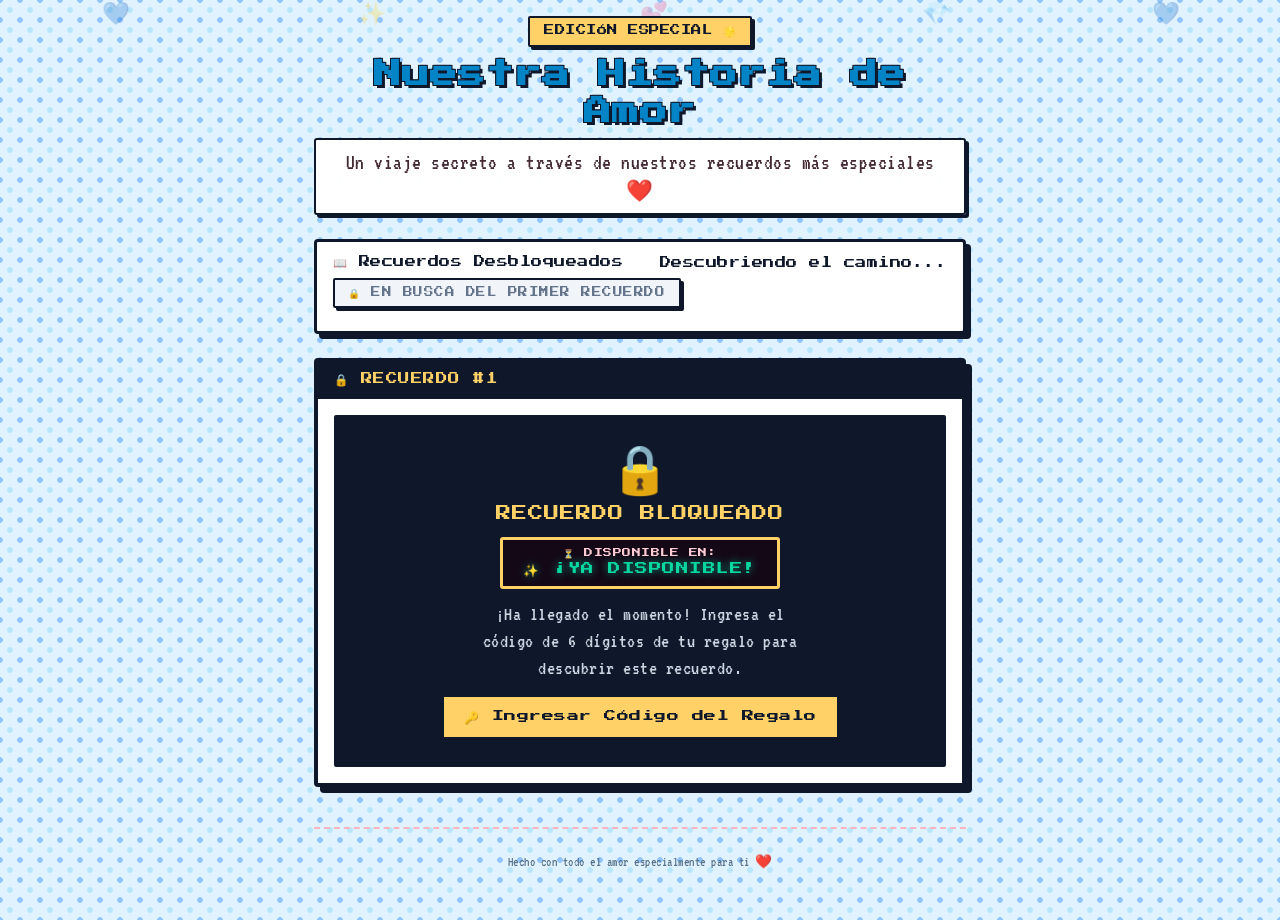
<file: index.html>
<!DOCTYPE html>
<html lang="es">
<head>
  <meta charset="UTF-8">
  <meta name="viewport" content="width=device-width, initial-scale=1.0, maximum-scale=1.0, user-scalable=no">
  <title>Nuestra Historia en Pixel Art ❤️</title>
  <meta name="description" content="Una aventura interactiva y misteriosa de recuerdos en pixel art.">

  <!-- Fuentes Retro 8-bit & Pixel Art: Press Start 2P, VT323, Fredoka -->
  <link rel="preconnect" href="https://fonts.googleapis.com">
  <link rel="preconnect" href="https://fonts.gstatic.com" crossorigin>
  <link href="https://fonts.googleapis.com/css2?family=Press+Start+2P&family=VT323&family=Fredoka:wght@400;600;700&display=swap" rel="stylesheet">

  <link rel="stylesheet" href="style.css">
  <link rel="stylesheet" href="minijuegos.css">
</head>
<body>

  <!-- Destellos y corazones flotantes en el fondo azul claro -->
  <div class="bg-sparkles" aria-hidden="true">
    <div class="floating-heart" style="left: 8%; animation-delay: 0s;">💙</div>
    <div class="floating-heart" style="left: 28%; animation-delay: 2.2s;">✨</div>
    <div class="floating-heart" style="left: 50%; animation-delay: 3.8s;">💕</div>
    <div class="floating-heart" style="left: 72%; animation-delay: 1.1s;">💎</div>
    <div class="floating-heart" style="left: 90%; animation-delay: 3.2s;">💙</div>
  </div>

  <main class="app-container">

    <!-- Encabezado Misterioso -->
    <header class="comic-header">
      <div class="pixel-badge" id="secretTriggerBadge" style="cursor: pointer; user-select: none;">EDICIÓN ESPECIAL 🌟</div>
      <h1 class="comic-title">Nuestra Historia de Amor</h1>
      <p class="comic-subtitle">
        Un viaje secreto a través de nuestros recuerdos más especiales ❤️
      </p>
    </header>

    <!-- Barra de Recuerdos Revelados (Misterio: No dice cuántos son en total) -->
    <section class="progress-panel" aria-label="Progreso">
      <div class="progress-header">
        <span style="font-family: var(--font-retro); font-size: 0.7rem;">📖 Recuerdos Desbloqueados</span>
        <span id="progressCountText">Descubriendo el camino...</span>
      </div>
      <div id="unlockedBadgesContainer" style="display: flex; gap: 0.5rem; flex-wrap: wrap; margin-top: 0.5rem;">
        <span class="pixel-badge" style="background:#e2e8f0; color:#64748b; font-size:0.6rem;">🔒 En busca del primer recuerdo</span>
      </div>
    </section>

    <!-- Tira Progresiva de Viñetas (Solo se muestra la actual o próxima) -->
    <div class="comic-strip-container">

      <!-- VIÑETA 1 -->
      <article class="comic-panel-card is-locked" id="panelCard1">
        <div class="comic-panel-header">
          <span class="comic-panel-tag" id="panelTag1">🔒 RECUERDO #1</span>
          <span class="day-badge" id="panelBadge1" style="display:none;">DESBLOQUEADO</span>
        </div>
        <div class="comic-panel-body">
          <div class="comic-art-frame">
            <img src="images/comic1.jpg" alt="Recuerdo 1" id="panelImg1" loading="lazy">
            <div class="mystery-lock-box" id="mysteryBox1">
              <div class="mystery-lock-icon">🔒</div>
              <div class="mystery-lock-title">RECUERDO BLOQUEADO</div>
              <div class="countdown-box-panel" id="countdownPanel1">
                <span class="countdown-box-label">⏳ DISPONIBLE EN:</span>
                <span class="countdown-box-digits" id="stageCountdownDigits1">0d 00h 00m 00s</span>
              </div>
              <p class="mystery-lock-desc" id="mysteryDesc1">
                La fecha y hora de este recuerdo aún no llegan. ¡La paciencia tiene su recompensa! ❤️
              </p>
              <button class="comic-btn secondary" id="pinBtn1" onclick="openPinModal(1)" style="display:none;">
                🔑 Ingresar Código del Regalo
              </button>
            </div>
          </div>
          <div class="comic-story-side" id="storySide1">
            <div class="comic-sfx-badge">¡MINI-HOCKEY O SE ATREVE! 🍕</div>
            <div class="speech-bubble">
              <strong>Mini-hockey o se atreve:</strong><br>
              Todo comenzó cuando te encontré en Facebook gracias a aquel grupo que teníamos en común: Maestría en Ciencias Químicas. Me animé a agregarte y, sin imaginarlo, ese pequeño gesto sería el inicio de algo muy bonito. Lo que empezó con mensajes terminó convirtiéndose en café, pizza, risas, partidas de mini-hockey con cauchitos y penitencias que, entre preguntas y confesiones, nos fueron dejando al descubierto algo que ambos empezábamos a sentir: que nos gustábamos. ❤️✨
            </div>
            <button class="music-pill-btn" onclick="playVignetteSong(1)" title="Reproducir canción">
              🎵 Cabas - Increíble ▶️
            </button>
          </div>
        </div>
      </article>

      <!-- VIÑETA 2 (Oculta hasta desbloquear la Viñeta 1) -->
      <article class="comic-panel-card is-locked" id="panelCard2" style="display: none;">
        <div class="comic-panel-header">
          <span class="comic-panel-tag" id="panelTag2">🔒 PRÓXIMO RECUERDO</span>
          <span class="day-badge" id="panelBadge2" style="display:none;">DESBLOQUEADO</span>
        </div>
        <div class="comic-panel-body">
          <div class="comic-art-frame">
            <img src="images/comic2.jpg" alt="Recuerdo 2" id="panelImg2" loading="lazy">
            <div class="mystery-lock-box" id="mysteryBox2">
              <div class="mystery-lock-icon">🔒</div>
              <div class="mystery-lock-title">PRÓXIMO RECUERDO</div>
              <div class="countdown-box-panel" id="countdownPanel2">
                <span class="countdown-box-label">⏳ SE DESBLOQUEA EN:</span>
                <span class="countdown-box-digits" id="stageCountdownDigits2">0d 00h 00m 00s</span>
              </div>
              <p class="mystery-lock-desc" id="mysteryDesc2">
                Un nuevo capítulo de nuestra historia se abrirá cuando el reloj llegue a cero.
              </p>
              <button class="comic-btn secondary" id="pinBtn2" onclick="openPinModal(2)" style="display:none;">
                🔑 Ingresar Código del Regalo
              </button>
            </div>
          </div>
          <div class="comic-story-side" id="storySide2">
            <div class="comic-sfx-badge">¡LA MILIMÉTRICA DEL JENGA! ✨</div>
            <div class="speech-bubble">
              <strong>La Milimétrica del Jenga:</strong><br>
              En la siguiente salida, la conexión se hizo aún más evidente. Entre conversaciones profundas sobre nuestras vidas, la tensión de no derribar la torre de Jenga y lo mucho que disfrutaste aquel affogato, empezamos a descubrir nuestras pequeñas peculiaridades... y quedó claro quién era el más sensible con esas lágrimas. 🥹❤️
            </div>
            <button class="music-pill-btn" onclick="playVignetteSong(2)" title="Reproducir canción">
              🎵 Bruno Mars - Locked Out Of Heaven ▶️
            </button>
          </div>
        </div>
      </article>

      <!-- VIÑETA 3 (Oculta hasta desbloquear la Viñeta 2) -->
      <article class="comic-panel-card is-locked" id="panelCard3" style="display: none;">
        <div class="comic-panel-header">
          <span class="comic-panel-tag" id="panelTag3">🔒 RECUERDO DECISIVO</span>
          <span class="day-badge" id="panelBadge3" style="display:none;">DESBLOQUEADO</span>
        </div>
        <div class="comic-panel-body">
          <div class="comic-art-frame">
            <img src="images/comic3.jpg" alt="Recuerdo 3" id="panelImg3" loading="lazy">
            <div class="mystery-lock-box" id="mysteryBox3">
              <div class="mystery-lock-icon">🔒</div>
              <div class="mystery-lock-title">RECUERDO DECISIVO</div>
              <div class="countdown-box-panel" id="countdownPanel3">
                <span class="countdown-box-label">⏳ SE DESBLOQUEA EN:</span>
                <span class="countdown-box-digits" id="stageCountdownDigits3">0d 00h 00m 00s</span>
              </div>
              <p class="mystery-lock-desc" id="mysteryDesc3">
                El momento más especial de todos está guardado aquí. Espera a que termine la cuenta regresiva.
              </p>
              <button class="comic-btn secondary" id="pinBtn3" onclick="openPinModal(3)" style="display:none;">
                🔑 Ingresar Código del Regalo
              </button>
            </div>
          </div>
          <div class="comic-story-side" id="storySide3">
            <div class="comic-sfx-badge">¡PICHI, EL VIOLINISTA! 🎻</div>
            <div class="speech-bubble">
              <strong>Pichi, nuestro violinista en esta historia:</strong><br>
              El final de la primera cita y el primer beso:<br>
              Parados en el carro con música romántica, plancha y agropecuaria de fondo. Te quedaste dormida de cansancio, pero justo cuando abriste los ojos... sucedió nuestro primer beso.
            </div>
            <button class="music-pill-btn" onclick="playVignetteSong(3)" title="Reproducir Lifehouse - You and Me">
              🎵 Lifehouse - You and Me ▶️
            </button>
          </div>
        </div>
      </article>

    </div>

    <!-- PANTALLA CON CANDADO PARA SEPARAR LA EXPERIENCIA DEL VIDEOJUEGO -->
    <article class="comic-panel-card minigames-lock-card is-locked" id="minigamesLockScreen" style="display: none; margin-top: 2rem;">
      <div class="comic-panel-header">
        <span class="comic-panel-tag" id="minigamesGateTag">🎮 RETO ESPECIAL: AVENTURAS EN 8-BIT</span>
        <span class="day-badge" id="minigamesGateBadge" style="background:#eab308; color:#000;">DESAFÍO DISPONIBLE</span>
      </div>
      <div class="comic-panel-body">
        <div class="comic-art-frame" style="background: radial-gradient(circle at center, #1e1b4b 0%, #09090b 100%); min-height: 290px;">
          <div class="mystery-lock-box" id="minigamesGateMysteryBox">
            <div class="mystery-lock-icon" id="minigamesGateLockIcon" style="font-size: 3.6rem; text-shadow: 0 0 25px rgba(250, 204, 21, 0.7); animation: pulseLock 2s infinite ease-in-out;">🔒</div>
            <div class="mystery-lock-title" id="minigamesGateTitle" style="color: #facc15; font-size: 1.05rem; letter-spacing: 1px; margin-bottom: 0.6rem;">
              ¡EL RETO DE NUESTRA HISTORIA EN 8-BIT!
            </div>
            <p class="mystery-lock-desc" id="minigamesGateDesc" style="color: #cbd5e1; font-size: 0.92rem; max-width: 460px; margin-bottom: 1.35rem; line-height: 1.55;">
              ¡Has desbloqueado los 3 recuerdos de nuestra historia! Para llegar al momento más decisivo, Made debe superar este reto especial de 4 niveles retro en pixel art. ¡Demuestra tu habilidad y llega hasta el final! 🕹️❤️
            </p>
            <button class="comic-btn" id="btnUnlockArcade" onclick="unlockAndStartArcade()" style="background: #22c55e; color: #fff; font-size: 0.88rem; padding: 0.95rem 1.75rem; border: 3px solid #000; box-shadow: 4px 4px 0 #000; cursor: pointer; display: inline-flex; align-items: center; gap: 0.5rem; justify-content: center;">
              🎮 ¡DESBLOQUEAR Y ENTRAR AL JUEGO! 🔓
            </button>
          </div>
        </div>
      </div>
    </article>

    <!-- SECCIÓN RETO ARCADE: MINIJUEGOS 2D PIXEL ART (Se desbloquea al completar los 3 recuerdos) -->
    <section class="minigames-arcade-section" id="minigamesArcadeSection" style="display: none;">
      <div class="arcade-intro-card">
        <div class="pixel-badge" style="background: var(--accent-yellow); color: var(--dark);">🎮 EL RETO DE MADE</div>
        <h2 style="font-family: var(--font-retro); font-size: 1.15rem; color: #1e1b4b; margin: 0.6rem 0; letter-spacing: 0.5px; line-height: 1.35;">¡NUESTRAS AVENTURAS EN 8-BIT!</h2>
        <p style="font-family: var(--font-pixel-text); font-size: 1.35rem; line-height: 1.35; color: #334155; max-width: 600px; margin: 0 auto 0.75rem auto;">
          Para llegar al momento más decisivo de nuestra historia, Made debe superar estos 4 desafíos retro en secuencia. ¡Demuestra tu destreza en cada aventura para descubrir la sorpresa final! 🕹️❤️
        </p>
      </div>

      <!-- Contenedor Arcade -->
      <div class="arcade-wrapper">
        <header class="arcade-header">
          <div class="arcade-brand">
            <span>🎮</span>
            <span>CRHIS & MADE RETRO</span>
          </div>
          <div class="level-indicator-badge" id="hudLevelTag">NIVEL 1/4</div>
        </header>

        <div class="game-screen-area">
          <div class="game-hud-overlay">
            <div class="hud-item timer" id="hudParam">🏁 Meta: 500m</div>
          </div>

          <canvas id="gameCanvas"></canvas>

          <div class="game-msg-overlay" id="gameOverlay">
            <h2 class="game-msg-title intro" id="overlayTitle">🚗 NIVEL 1</h2>
            <p class="game-msg-desc" id="overlayDesc">
              Cargando aventura de Crhis y Made...
            </p>
            <button class="game-btn-start" id="overlayStartBtn">¡ARRANCAR!</button>
          </div>
        </div>

        <div class="arcade-controls-area">
          <div class="controls-row">
            <div class="dpad-container">
              <div></div>
              <button class="dpad-btn" id="dpadUp" aria-label="Arriba">▲</button>
              <div></div>
              <button class="dpad-btn" id="dpadLeft" aria-label="Izquierda">◀</button>
              <div class="dpad-btn center-btn">PAD</div>
              <button class="dpad-btn" id="dpadRight" aria-label="Derecha">▶</button>
              <div></div>
              <button class="dpad-btn" id="dpadDown" aria-label="Abajo">▼</button>
              <div></div>
            </div>
          </div>
        </div>
      </div>
    </section>

    <!-- SECCIÓN CLÍMAX: PROPUESTA FINAL (Aparece únicamente tras desbloquear el Capítulo 3 y superar los Minijuegos) -->
    <section class="final-proposal-section" id="finalProposalSection">
      <div class="proposal-banner">💥 EL MOMENTO DECISIVO 💥</div>
      <p class="proposal-text">
        Si algo tengo claro, es que quiero seguir compartiendo mi tiempo contigo, haciendo que cada momento valga la pena y construyendo algo bonito juntos...
      </p>
      
      <h2 class="proposal-question">¿QUIERES SER MI NOVIA? ❤️</h2>

      <div class="proposal-buttons-area">
        <button class="comic-btn btn-yes" onclick="acceptProposalFinal()">¡SÍ, ACEPTO! 💖</button>
        <button class="comic-btn btn-no" id="btnNoProposal">No...</button>
      </div>
    </section>

    <!-- PANTALLA DE ÉXITO FINAL (AL PRESIONAR SÍ) -->
    <section class="success-screen" id="successScreen">
      <div class="pixel-badge" style="background:#06d6a0; font-size:0.75rem;">¡VICTORIA TOTAL! 🥂</div>
      <h2 style="font-family: var(--font-retro); font-size: clamp(1.1rem, 3.8vw, 1.6rem); color: var(--primary); margin: 0.8rem 0; letter-spacing: 0.5px; line-height: 1.35;">¡OFICIALMENTE JUNTOS! 🎉</h2>
      <p style="font-family: var(--font-pixel-text); font-size: 1.45rem; max-width: 580px; margin: 1rem auto; line-height: 1.4; color: #241920;">
        ¡Dijiste que sí! 🥰❤️ Ahora comienza una nueva etapa de esta historia tan bonita que estamos construyendo. Prometo seguir llenando tus días de sonrisas, abrazarte cuando más lo necesites, apoyarte en cada sueño y recordarte lo especial que eres para mí. ¡Que nos queden muchísimas aventuras por vivir juntos!
      </p>
      <div style="font-size: 3rem; margin: 1.25rem 0;">👩‍❤️‍👨 ❤️ ✨</div>
      <div class="pixel-badge" style="background:var(--accent-yellow); font-size:0.65rem;">CONTINUARÁ... POR SIEMPRE ❤️</div>
    </section>

    <!-- Pie de página con Herramientas para Cristian -->
    <footer class="app-footer">
      <p style="font-size: 0.85rem; color: #5a748c;">Hecho con todo el amor especialmente para ti ❤️</p>
      <button class="creator-pill-btn" id="creatorBtn" onclick="openCreatorModal()">
        ⚙️ Modo Creador: Códigos, Pruebas y Tiempos
      </button>
    </footer>

  </main>

  <!-- MODAL: ENTRADA DE PIN DE 6 DÍGITOS -->
  <div class="comic-modal-backdrop" id="pinModalBackdrop" role="dialog" aria-modal="true">
    <div class="comic-modal" style="max-width: 420px; text-align: center;">
      <button class="modal-close-btn" onclick="closePinModal()" aria-label="Cerrar">✕</button>

      <div class="pixel-badge" style="background: var(--accent-cyan);">SEGURIDAD DEL REGALO</div>
      <h2 class="modal-title" id="pinModalTitle">Código Secreto 🎁</h2>
      <div id="pinModalDayNotice" style="margin: 0.35rem 0 0.8rem 0; font-size: 0.88rem;"></div>

      <p style="font-size: 0.85rem; color: #555; margin-bottom: 0.5rem;">
        Digita los <strong>6 números</strong> que vienen en la tarjetita de tu regalo:
      </p>

      <!-- 6 Casillas de Dígitos -->
      <div class="pin-display-container">
        <div class="pin-digit-box" id="pinBox0"></div>
        <div class="pin-digit-box" id="pinBox1"></div>
        <div class="pin-digit-box" id="pinBox2"></div>
        <div class="pin-digit-box" id="pinBox3"></div>
        <div class="pin-digit-box" id="pinBox4"></div>
        <div class="pin-digit-box" id="pinBox5"></div>
      </div>

      <div id="pinModalError" style="min-height: 1.4rem; font-size: 0.85rem; font-weight: 700; margin-bottom: 0.5rem;"></div>

      <!-- Teclado Numérico Táctil -->
      <div class="pin-keypad">
        <button class="keypad-btn" onclick="handlePinKey('1')">1</button>
        <button class="keypad-btn" onclick="handlePinKey('2')">2</button>
        <button class="keypad-btn" onclick="handlePinKey('3')">3</button>
        <button class="keypad-btn" onclick="handlePinKey('4')">4</button>
        <button class="keypad-btn" onclick="handlePinKey('5')">5</button>
        <button class="keypad-btn" onclick="handlePinKey('6')">6</button>
        <button class="keypad-btn" onclick="handlePinKey('7')">7</button>
        <button class="keypad-btn" onclick="handlePinKey('8')">8</button>
        <button class="keypad-btn" onclick="handlePinKey('9')">9</button>
        <button class="keypad-btn action-btn" onclick="handlePinKey('CLEAR')">C</button>
        <button class="keypad-btn" onclick="handlePinKey('0')">0</button>
        <button class="keypad-btn action-btn" onclick="handlePinKey('DEL')">⌫</button>
      </div>
    </div>
  </div>

  <!-- MODAL: PREGUNTAS Y RETOS -->
  <div class="comic-modal-backdrop" id="quizModalBackdrop" role="dialog" aria-modal="true">
    <div class="comic-modal">
      <button class="modal-close-btn" onclick="closeQuizModal()" aria-label="Cerrar">✕</button>
      <div class="modal-header">
        <div class="pixel-badge" id="modalRetoBadge">CAPÍTULO</div>
        <h2 class="modal-title" id="modalRetoTitle">El Reto del Recuerdo</h2>
      </div>

      <div class="quiz-question-box" id="modalRetoQuestion"></div>

      <div class="quiz-options" id="modalRetoOptions"></div>

      <div id="modalRetoFeedback" style="text-align: center; min-height: 1.5rem; font-size: 0.95rem; margin-top: 0.5rem;"></div>
    </div>
  </div>

  <!-- PANTALLA COMPLETA DE BLOQUEO POR ERROR (30 MINUTOS) -->
  <div class="lockout-overlay-screen" id="lockoutOverlay">
    <div class="lockout-box">
      <div style="font-size: 3rem; margin-bottom: 0.5rem;">⏳</div>
      <div class="pixel-badge" style="background: #ff3366; color: #fff; font-size: 0.72rem;">SISTEMA BLOQUEADO</div>
      <h2 style="font-family: var(--font-retro); font-size: clamp(0.95rem, 3.2vw, 1.3rem); color: #ffd166; margin: 0.85rem 0; line-height: 1.35; letter-spacing: 0.5px;">¡OPS! RESPUESTA INCORRECTA</h2>
      
      <p style="font-family: var(--font-pixel-text); font-size: 1.35rem; line-height: 1.35; color: #ffe5ec; margin-bottom: 1rem;">
        Esa no era la respuesta correcta... 🥺<br>
        Como castigo por no acordarte bien de nuestra historia, el sistema se bloqueó por <strong>30 minutos</strong>.
      </p>

      <div class="lockout-timer-display" id="lockoutCountdownDisplay">30:00</div>

      <p style="font-size: 0.85rem; color: #ffb3c1;">
        Reflexiona un poquito sobre nuestros recuerdos y vuelve a intentarlo cuando el reloj llegue a cero.
      </p>
    </div>
  </div>

  <!-- MODAL DEL CREADOR (PARA CRISTIAN: PRUEBAS Y CÓDIGOS) -->
  <div class="comic-modal-backdrop" id="creatorModalBackdrop" role="dialog" aria-modal="true">
    <div class="comic-modal" style="max-width: 640px;">
      <button class="modal-close-btn" onclick="closeCreatorModal()" aria-label="Cerrar">✕</button>

      <div class="modal-header">
        <div class="pixel-badge" style="background: var(--accent-yellow);">PANEL DEL CREADOR</div>
        <h2 class="modal-title">Configuración y Modo de Pruebas ⚙️</h2>
        <p style="font-size: 0.85rem; color: #555;">
          Controla los días de desbloqueo, los códigos de 6 dígitos y prueba todos los escenarios antes de entregarlo.
        </p>
      </div>

      <!-- Selector de Modo de Simulación de Días -->
      <div style="background: #f0fdf4; border: 2px dashed #22c55e; padding: 1rem; border-radius: 12px; margin-bottom: 1.25rem;">
        <label for="simModeSelect" style="display: block; font-weight: 700; font-size: 0.9rem; margin-bottom: 0.4rem;">
          🗓️ Modo de Tiempo / Misterio:
        </label>
        <select id="simModeSelect" style="width: 100%; padding: 0.6rem; font-size: 0.95rem; border: 2px solid var(--dark); border-radius: 8px; font-family: inherit;">
          <option value="REAL">🚀 Modo Real Misterio (Fechas reales Mié, Vie, Sáb con contadores y bloqueo)</option>
          <option value="ALL">🧪 Modo Pruebas (Todo desbloqueado sin importar el tiempo para probar)</option>
          <option value="1">🗓️ Simular Fase 1 (Solo Capítulo 1 disponible para probar)</option>
          <option value="2">🗓️ Simular Fase 2 (Capítulo 2 disponible para probar)</option>
          <option value="3">🗓️ Simular Fase 3 (Capítulo 3 y propuesta disponibles)</option>
        </select>
        <p style="font-size: 0.78rem; color: #555; margin-top: 0.35rem;">
          💡 En <strong>Modo Real Misterio</strong> las viñetas futuras están totalmente ocultas hasta que llegue su fecha correspondiente (Mié, Vie, Sáb).
        </p>
      </div>

      <!-- Configuración de Códigos de 6 Dígitos -->
      <div style="background: #eff6ff; border: 2px solid #3b82f6; padding: 1rem; border-radius: 12px; margin-bottom: 1.25rem;">
        <h3 style="font-family: var(--font-retro); font-size: 0.75rem; color: #1d4ed8; margin-bottom: 0.75rem;">
          🔑 Códigos de 6 Dígitos para los 3 Regalos:
        </h3>
        <div style="display: grid; grid-template-columns: repeat(3, 1fr); gap: 0.5rem;">
          <div>
            <label style="font-size: 0.75rem; font-weight: 700;">Regalo 1 (Mié):</label>
            <input type="text" id="inputCode1" maxlength="6" style="width: 100%; padding: 0.4rem; font-family: var(--font-retro); font-size: 0.8rem; text-align: center; border: 2px solid var(--dark); border-radius: 6px;">
          </div>
          <div>
            <label style="font-size: 0.75rem; font-weight: 700;">Regalo 2 (Vie):</label>
            <input type="text" id="inputCode2" maxlength="6" style="width: 100%; padding: 0.4rem; font-family: var(--font-retro); font-size: 0.8rem; text-align: center; border: 2px solid var(--dark); border-radius: 6px;">
          </div>
          <div>
            <label style="font-size: 0.75rem; font-weight: 700;">Regalo 3 (Sáb):</label>
            <input type="text" id="inputCode3" maxlength="6" style="width: 100%; padding: 0.4rem; font-family: var(--font-retro); font-size: 0.8rem; text-align: center; border: 2px solid var(--dark); border-radius: 6px;">
          </div>
        </div>
      </div>

      <!-- Tarjetas Recortables para Imprimir -->
      <div class="code-cards-grid">
        <div class="code-card-item">
          <div class="pixel-badge" style="font-size: 0.6rem;">REGALO #1 🎁</div>
          <div style="font-size: 0.75rem; font-weight: 700; margin-top: 4px;">Primer Recuerdo</div>
          <div class="code-card-digits" id="displayCardCode1">140921</div>
          <div style="font-size: 0.65rem; color: #555;">Pégalo en el primer regalo</div>
        </div>
        <div class="code-card-item">
          <div class="pixel-badge" style="font-size: 0.6rem;">REGALO #2 🎁</div>
          <div style="font-size: 0.75rem; font-weight: 700; margin-top: 4px;">Segundo Recuerdo</div>
          <div class="code-card-digits" id="displayCardCode2">280419</div>
          <div style="font-size: 0.65rem; color: #555;">Pégalo en el segundo regalo</div>
        </div>
        <div class="code-card-item">
          <div class="pixel-badge" style="font-size: 0.6rem;">REGALO #3 🎁</div>
          <div style="font-size: 0.75rem; font-weight: 700; margin-top: 4px;">Recuerdo Final</div>
          <div class="code-card-digits" id="displayCardCode3">739105</div>
          <div style="font-size: 0.65rem; color: #555;">Pégalo en el tercer regalo</div>
        </div>
      </div>

      <!-- PROBAR LOS 4 JUEGOS INDIVIDUALMENTE (ADMIN) -->
      <div style="background: #fdf4ff; border: 2px solid #c084fc; padding: 0.85rem; border-radius: 12px; margin-top: 1rem;">
        <h3 style="font-family: var(--font-retro); font-size: 0.72rem; color: #7e22ce; margin-bottom: 0.5rem; text-align: center;">
          🎮 PROBAR LOS 4 MINIJUEGOS (ACCESO ADMIN)
        </h3>
        <div style="display: grid; grid-template-columns: repeat(2, 1fr); gap: 0.5rem;">
          <button class="comic-btn" onclick="adminLaunchGame(1)" style="background: #3b82f6; font-size: 0.68rem; padding: 0.5rem 0.25rem;">
            🚗 1. inDrive Carro & Moto
          </button>
          <button class="comic-btn" onclick="adminLaunchGame(2)" style="background: #eab308; font-size: 0.68rem; padding: 0.5rem 0.25rem; color: #000;">
            🏺 2. Museo del Oro & Poporo
          </button>
          <button class="comic-btn" onclick="adminLaunchGame(3)" style="background: #ef4444; font-size: 0.68rem; padding: 0.5rem 0.25rem;">
            🍺 3. Parque & Kraken
          </button>
          <button class="comic-btn" onclick="adminLaunchGame(4)" style="background: #ec4899; font-size: 0.68rem; padding: 0.5rem 0.25rem;">
            🌸 4. Parque & Margarita
          </button>
        </div>
      </div>

      <!-- VELOCIDAD Y ACELERACIÓN DE LOS JUEGOS (ADMIN) -->
      <div style="background: #f0fdf4; border: 2px solid #86efac; padding: 0.85rem; border-radius: 12px; margin-top: 1rem;">
        <h3 style="font-family: var(--font-retro); font-size: 0.72rem; color: #166534; margin-bottom: 0.5rem; text-align: center;">
          ⚡ VELOCIDAD Y ACELERACIÓN DE LOS JUEGOS
        </h3>
        <p style="font-size: 0.75rem; color: #15803d; text-align: center; margin-bottom: 0.6rem;">
          Ajusta la velocidad general para probar y definir el ritmo ideal:
        </p>
        <div style="display: flex; justify-content: center; align-items: center; gap: 0.5rem; margin-bottom: 0.6rem;">
          <input type="range" id="modalSpeedSlider" min="80" max="220" step="5" value="170" oninput="onSpeedSliderChange(this.value)" style="width: 65%; cursor: pointer; accent-color: #16a34a;">
          <span id="modalSpeedLabel" style="font-family: var(--font-retro); font-size: 0.75rem; color: #166534; font-weight: bold; min-width: 45px;">170%</span>
        </div>
        <div style="display: flex; justify-content: center; gap: 0.4rem; flex-wrap: wrap;">
          <button class="comic-btn" onclick="setAdminGameSpeed(1.0)" style="font-size: 0.65rem; padding: 0.35rem 0.5rem; background: #64748b;">100%</button>
          <button class="comic-btn" onclick="setAdminGameSpeed(1.35)" style="font-size: 0.65rem; padding: 0.35rem 0.5rem; background: #0284c7;">135%</button>
          <button class="comic-btn" onclick="setAdminGameSpeed(1.5)" style="font-size: 0.65rem; padding: 0.35rem 0.5rem; background: #f59e0b;">150%</button>
          <button class="comic-btn" onclick="setAdminGameSpeed(1.7)" style="font-size: 0.65rem; padding: 0.35rem 0.5rem; background: #16a34a;">170% (Definida ⭐)</button>
          <button class="comic-btn" onclick="setAdminGameSpeed(2.0)" style="font-size: 0.65rem; padding: 0.35rem 0.5rem; background: #9333ea;">200%</button>
        </div>
      </div>

      <div style="display: flex; flex-direction: column; gap: 0.6rem; margin-top: 1rem;">
        <button class="comic-btn" onclick="saveCreatorSettings()" style="background: #0284c7;">
          💾 Guardar Configuración
        </button>
        <div style="display: flex; gap: 0.5rem; justify-content: center; flex-wrap: wrap;">
          <button class="comic-btn" onclick="window.print()" style="background: #06d6a0; font-size: 0.7rem; color: var(--dark);">
            🖨️ Imprimir Tarjetitas con Códigos
          </button>
          <button class="comic-btn" onclick="forceClearLockout()" style="background: #e11d48; font-size: 0.7rem;">
            🔓 Quitar Bloqueo de 30 min (Test)
          </button>
          <button class="comic-btn" onclick="resetAllProgress()" style="background: #64748b; font-size: 0.7rem;">
            🔄 Reiniciar Progreso a Cero
          </button>
          <button class="comic-btn secondary" onclick="unlockAllDirectPreview()" style="font-size: 0.7rem;">
            👀 Ver Todo Desbloqueado
          </button>
          <button class="comic-btn" onclick="testLaunchMinigames()" style="background: #eab308; font-size: 0.7rem; color: #000;">
            🎮 Probar Minijuegos
          </button>
          <button class="comic-btn" onclick="hideCreatorModeForGirlfriend()" style="background: #334155; font-size: 0.7rem; color: #fff;">
            🔒 Ocultar Modo Creador (Para ella)
          </button>
        </div>
      </div>

    </div>
  </div>

  <!-- Canciones seleccionadas por Cristian -->
  <audio id="localAudio1" src="audio/cancion1.mp3" preload="auto"></audio>
  <audio id="localAudio2" src="audio/bruno_mars.mp3" preload="auto"></audio>
  <audio id="localAudio3" src="audio/cancion3.mp3" preload="auto"></audio>

  <script src="confetti.min.js"></script>
  <script src="minijuegos.js"></script>
  <script src="app.js"></script>
</body>
</html>
</file>
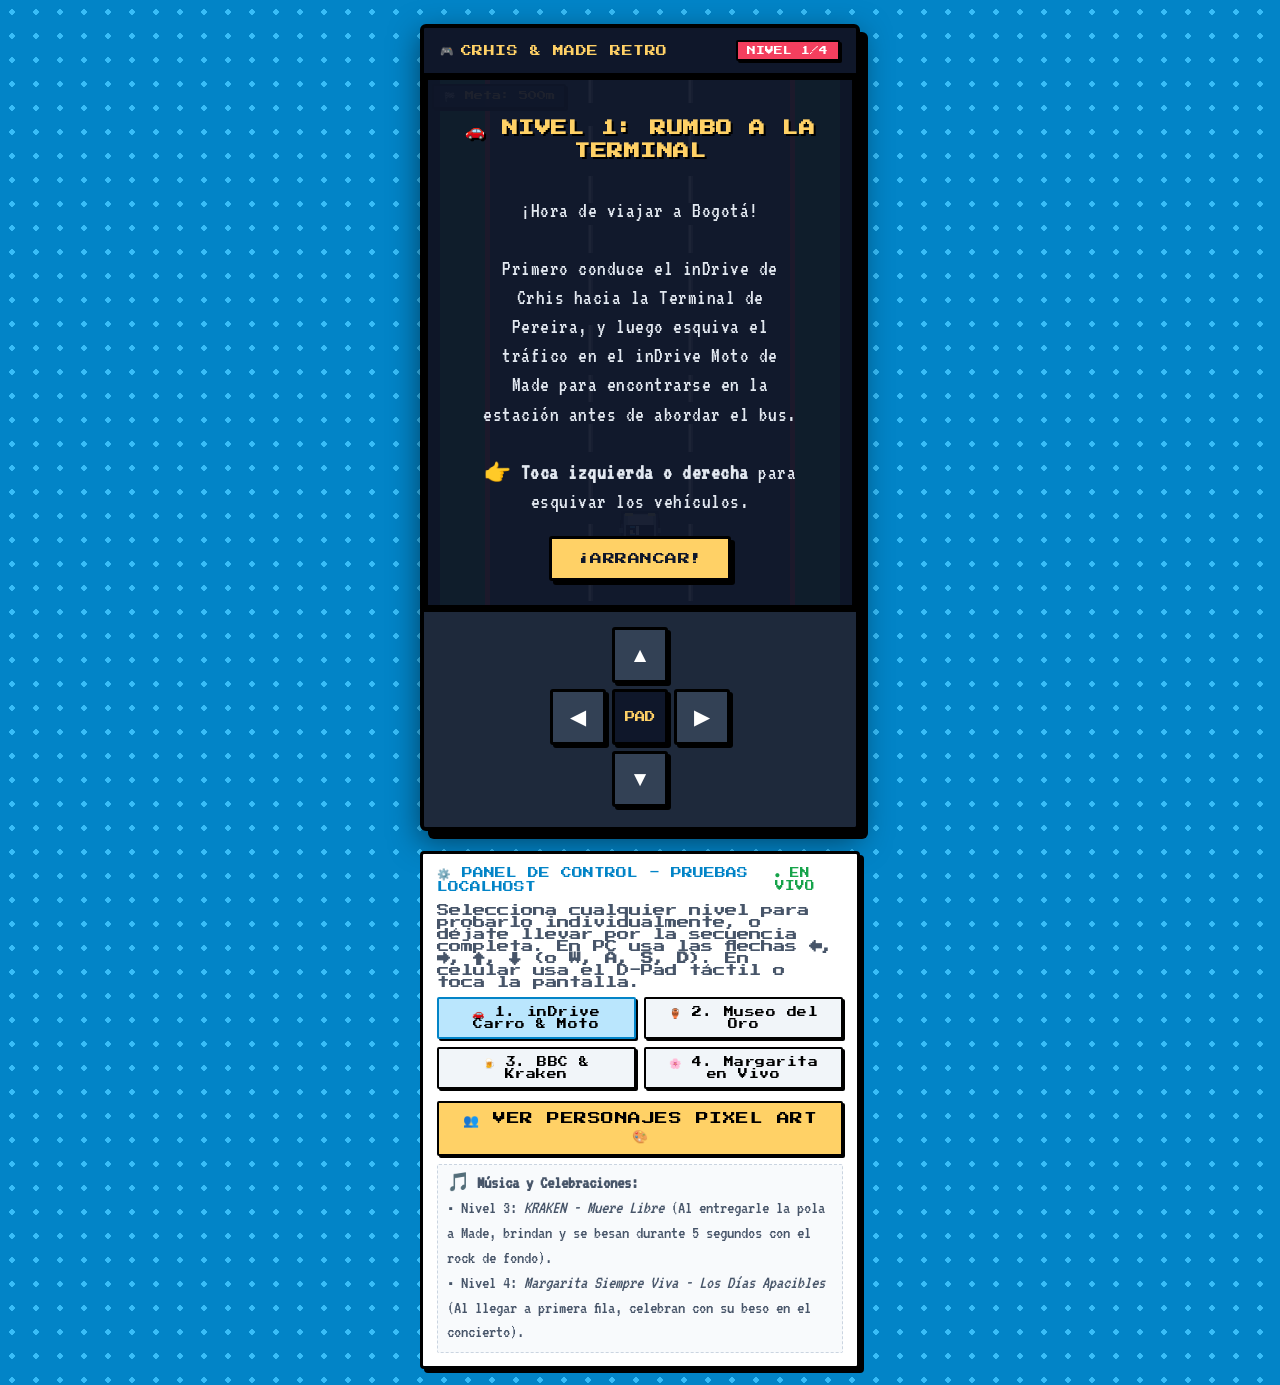
<file: test-minijuegos.html>
<!DOCTYPE html>
<html lang="es">
<head>
  <meta charset="UTF-8">
  <meta name="viewport" content="width=device-width, initial-scale=1.0, maximum-scale=1.0, user-scalable=no">
  <title>🧪 Laboratorio de Minijuegos 2D Pixel Art - Crhis & Made</title>
  
  <!-- Fuentes Retro 8-bit & Pixel Art: Press Start 2P, VT323, Fredoka -->
  <link rel="preconnect" href="https://fonts.googleapis.com">
  <link rel="preconnect" href="https://fonts.gstatic.com" crossorigin>
  <link href="https://fonts.googleapis.com/css2?family=Press+Start+2P&family=VT323&family=Fredoka:wght@400;600;700&display=swap" rel="stylesheet">
  
  <link rel="stylesheet" href="minijuegos.css">
</head>
<body class="game-page-body">

  <div class="arcade-wrapper">
    
    <!-- Encabezado del Arcade -->
    <header class="arcade-header">
      <div class="arcade-brand">
        <span>🎮</span>
        <span>CRHIS & MADE RETRO</span>
      </div>
      <div class="level-indicator-badge" id="hudLevelTag">NIVEL 1/4</div>
    </header>

    <!-- Pantalla del Juego (Canvas + HUD + Modales) -->
    <div class="game-screen-area">
      
      <!-- HUD en vivo -->
      <div class="game-hud-overlay">
        <div class="hud-item timer" id="hudParam">🏁 Meta: 500m</div>
      </div>

      <!-- Pantalla Canvas Pixel Art -->
      <canvas id="gameCanvas"></canvas>

      <!-- Overlay de Mensajes, Instrucciones y Game Over -->
      <div class="game-msg-overlay" id="gameOverlay">
        <h2 class="game-msg-title intro" id="overlayTitle">🚗 NIVEL 1</h2>
        <p class="game-msg-desc" id="overlayDesc">
          Cargando aventura de Crhis y Made...
        </p>
        <button class="game-btn-start" id="overlayStartBtn">¡ARRANCAR!</button>
      </div>

    </div>

    <!-- Zona de Controles Táctiles para Celular -->
    <div class="arcade-controls-area">
      <div class="controls-row">
        
        <!-- D-PAD VIRTUAL -->
        <div class="dpad-container">
          <div></div>
          <button class="dpad-btn" id="dpadUp" aria-label="Arriba">▲</button>
          <div></div>
          <button class="dpad-btn" id="dpadLeft" aria-label="Izquierda">◀</button>
          <div class="dpad-btn center-btn">PAD</div>
          <button class="dpad-btn" id="dpadRight" aria-label="Derecha">▶</button>
          <div></div>
          <button class="dpad-btn" id="dpadDown" aria-label="Abajo">▼</button>
          <div></div>
        </div>

      </div>
    </div>

  </div>

  <!-- PANEL DE PRUEBAS PARA CRISTIAN (LOCALHOST) -->
  <section class="dev-test-panel">
    <div class="dev-test-title">
      <span>⚙️ PANEL DE CONTROL - PRUEBAS LOCALHOST</span>
      <span style="font-size: 0.6rem; color: #16a34a;">● EN VIVO</span>
    </div>
    
    <p style="font-size: 0.78rem; color: #475569; margin-bottom: 0.5rem;">
      Selecciona cualquier nivel para probarlo individualmente, o déjate llevar por la secuencia completa. En PC usa las flechas <strong>←, →, ↑, ↓</strong> (o <strong>W, A, S, D</strong>). En celular usa el D-Pad táctil o toca la pantalla.
    </p>

    <div class="dev-buttons-grid">
      <button class="dev-btn active" id="devBtnLevel1" onclick="gameInstance.setupLevel(1)">
        🚗 1. inDrive Carro & Moto
      </button>
      <button class="dev-btn" id="devBtnLevel2" onclick="gameInstance.setupLevel(2)">
        🏺 2. Museo del Oro
      </button>
      <button class="dev-btn" id="devBtnLevel3" onclick="gameInstance.setupLevel(3)">
        🍺 3. BBC & Kraken
      </button>
      <button class="dev-btn" id="devBtnLevel4" onclick="gameInstance.setupLevel(4)">
        🌸 4. Margarita en Vivo
      </button>
    </div>

    <div style="margin: 0.75rem 0 0.5rem 0;">
      <button class="dev-btn" onclick="openCharacterGallery()" style="width: 100%; background: #ffd166; font-size: 0.8rem; font-family: var(--font-pixel); padding: 0.6rem;">
        👥 VER PERSONAJES PIXEL ART 🎨
      </button>
    </div>

    <div class="audio-debug-info">
      <strong>🎵 Música y Celebraciones:</strong><br>
      • Nivel 3: <em>KRAKEN - Muere Libre</em> (Al entregarle la pola a Made, brindan y se besan durante 5 segundos con el rock de fondo).<br>
      • Nivel 4: <em>Margarita Siempre Viva - Los Días Apacibles</em> (Al llegar a primera fila, celebran con su beso en el concierto).
    </div>
  </section>

  <!-- MODAL: GALERÍA DE PERSONAJES PIXEL ART -->
  <div class="game-msg-overlay hidden" id="galleryModal" style="z-index: 50; overflow-y: auto; padding: 1rem;">
    <div style="background: #1e293b; border: 3px solid #000; border-radius: 16px; padding: 1.25rem; max-width: 380px; width: 100%; text-align: center; box-shadow: 6px 6px 0 #000;">
      <h2 style="font-family: var(--font-pixel); font-size: 0.85rem; color: #ffd166; margin-bottom: 0.5rem;">
        🎨 PERSONAJES PIXEL ART 2D
      </h2>
      <p style="font-size: 0.8rem; color: #cbd5e1; margin-bottom: 1rem;">
        Modelos adaptados con peinado de lado, gafitas, buso de capota, vestidito y los 4 rockeros para los escenarios:
      </p>

      <img src="images/sprites_sheet_concept.jpg" alt="Hoja de Sprites Concepto" style="width: 100%; border: 2px solid #000; border-radius: 8px; margin-bottom: 1rem; image-rendering: pixelated; box-shadow: 2px 2px 0 #000;">

      <div style="text-align: left; font-size: 0.75rem; color: #e2e8f0; line-height: 1.5; background: #0f172a; padding: 0.75rem; border-radius: 8px; border: 1.5px solid #334155; margin-bottom: 1rem;">
        • <strong>Crhis:</strong> Peinado de lado, gafas de marco grueso, buso con capota, jeans y tenis.<br>
        • <strong>Made:</strong> Cabello negro, vestidito campesino celeste con hombros descubiertos, aretes dorados.<br>
        • <strong>Rockero Cresta:</strong> Punk con cresta mohawk roja, lados rapados, chaqueta con tachas.<br>
        • <strong>Rockero Melenudo:</strong> Heavy metalero con melena larga y camiseta negra de banda.<br>
        • <strong>Rockera Pelo Rojo:</strong> Chica alternativa con cabello rojo fuego y corset.<br>
        • <strong>Rockera Pelo Violeta:</strong> Chica con cabello morado eléctrico y chaleco rockero.
      </div>

      <button class="game-btn-start" onclick="closeCharacterGallery()" style="width: 100%;">
        ¡VOLVER AL JUEGO! 🎮
      </button>
    </div>
  </div>

  <script>
    function openCharacterGallery() {
      document.getElementById('galleryModal').classList.remove('hidden');
    }
    function closeCharacterGallery() {
      document.getElementById('galleryModal').classList.add('hidden');
    }
  </script>

  <script src="minijuegos.js"></script>
</body>
</html>
</file>
<file: style.css>
/* ============================================================
   ESTILOS PRINCIPALES - NUESTRA HISTORIA EN PIXEL ART ❤️
   Optimizado para celular y pantallas táctiles
   ============================================================ */

:root {
  --primary: #0284c7;
  --primary-hover: #0369a1;
  --secondary: #7dd3fc;
  --accent-love: #ff3366;
  --accent-yellow: #ffd166;
  --accent-cyan: #06d6a0;
  --accent-blue: #38bdf8;
  --dark: #0f172a;
  --light: #f8fafc;
  --card-bg: #ffffff;
  --border-pixel: 3.5px solid var(--dark);
  --shadow-pixel: 4px 4px 0px var(--dark);
  --shadow-pixel-lg: 6px 6px 0px var(--dark);
  --font-retro: 'Press Start 2P', monospace, Impact;
  --font-pixel-text: 'VT323', monospace, sans-serif;
  --font-comic: 'Press Start 2P', monospace, sans-serif;
  --font-body: 'VT323', monospace, 'Fredoka', sans-serif;
}

* {
  box-sizing: border-box;
  margin: 0;
  padding: 0;
  -webkit-tap-highlight-color: transparent;
  touch-action: manipulation;
}

body {
  font-family: var(--font-body);
  background-color: #e0f2fe;
  background-image: 
    radial-gradient(#bae6fd 20%, transparent 21%),
    radial-gradient(#93c5fd 20%, transparent 21%);
  background-size: 20px 20px;
  background-position: 0 0, 10px 10px;
  color: var(--dark);
  min-height: 100vh;
  display: flex;
  flex-direction: column;
  overflow-x: hidden;
  position: relative;
  font-size: 18px;
  letter-spacing: 0.5px;
}

/* Floating background sparkles */
.bg-sparkles {
  position: fixed;
  inset: 0;
  pointer-events: none;
  z-index: 0;
  overflow: hidden;
}

.floating-heart {
  position: absolute;
  font-size: 1.4rem;
  opacity: 0.3;
  animation: floatUp 7s linear infinite;
}

@keyframes floatUp {
  0% { transform: translateY(105vh) rotate(0deg); opacity: 0; }
  15% { opacity: 0.4; }
  85% { opacity: 0.4; }
  100% { transform: translateY(-10vh) rotate(360deg); opacity: 0; }
}

/* Main Container (Mobile Friendly) */
.app-container {
  max-width: 680px;
  width: 100%;
  margin: 0 auto;
  padding: 1rem 0.85rem 5rem 0.85rem;
  position: relative;
  z-index: 1;
}

/* Header */
.comic-header {
  text-align: center;
  margin-bottom: 1.5rem;
  position: relative;
}

.pixel-badge {
  display: inline-block;
  background: var(--accent-yellow);
  color: var(--dark);
  font-family: var(--font-retro);
  font-size: 0.65rem;
  letter-spacing: 0.5px;
  padding: 0.45rem 0.85rem;
  border: 2.5px solid var(--dark);
  box-shadow: 3px 3px 0 var(--dark);
  border-radius: 2px;
  margin-bottom: 0.6rem;
  text-transform: uppercase;
}

.comic-title {
  font-family: var(--font-retro);
  font-size: clamp(1.15rem, 3.8vw, 1.7rem);
  letter-spacing: 1px;
  color: var(--primary);
  text-shadow: 
    3px 3px 0 var(--dark),
    -1px -1px 0 var(--dark),  
    1px -1px 0 var(--dark),
    -1px 1px 0 var(--dark);
  line-height: 1.35;
  margin-bottom: 0.5rem;
}

.comic-subtitle {
  font-family: var(--font-pixel-text);
  font-size: 1.35rem;
  font-weight: normal;
  color: #432a34;
  background: #fffffffa;
  display: inline-block;
  padding: 0.45rem 1rem;
  border-radius: 3px;
  border: 2.5px solid var(--dark);
  box-shadow: 3px 3px 0 var(--dark);
  line-height: 1.35;
  letter-spacing: 0.5px;
}

/* Progress Tracker Bar */
.progress-panel {
  background: var(--card-bg);
  border: 3.5px solid var(--dark);
  box-shadow: 5px 5px 0px var(--dark), inset 0 0 0 1.5px #fff;
  border-radius: 4px;
  padding: 0.85rem 1rem;
  margin-bottom: 1.5rem;
}

.progress-header {
  display: flex;
  justify-content: space-between;
  align-items: center;
  margin-bottom: 0.5rem;
  font-family: var(--font-retro);
  font-size: 0.7rem;
  letter-spacing: 0.5px;
}

.progress-bar-outer {
  height: 18px;
  background: #e0f2fe;
  border-radius: 2px;
  border: 3px solid var(--dark);
  overflow: hidden;
  box-shadow: inset 2px 2px 0 rgba(0, 0, 0, 0.15);
}

.progress-bar-inner {
  height: 100%;
  width: 0%;
  background: linear-gradient(90deg, #38bdf8, var(--primary));
  transition: width 0.5s ease;
}

.progress-steps {
  display: grid;
  grid-template-columns: repeat(3, 1fr);
  gap: 0.5rem;
  margin-top: 0.75rem;
}

.step-indicator {
  background: #f8fafc;
  border: 2.5px solid var(--dark);
  border-radius: 2px;
  padding: 0.5rem 0.25rem;
  text-align: center;
  font-family: var(--font-retro);
  font-size: 0.62rem;
  letter-spacing: 0.5px;
  display: flex;
  flex-direction: column;
  align-items: center;
  gap: 0.25rem;
  cursor: pointer;
  transition: all 0.15s ease;
  box-shadow: 2px 2px 0 var(--dark);
}

.step-indicator.active {
  border-color: var(--primary);
  background: #e0f2fe;
  box-shadow: 3px 3px 0 var(--primary);
}

.step-indicator.unlocked {
  background: #e8f5e9;
  border-color: #16a34a;
  box-shadow: 3px 3px 0 #16a34a;
}

/* COMIC / PIXEL ART PANELS */
.comic-strip-container {
  display: flex;
  flex-direction: column;
  gap: 1.5rem;
  margin-bottom: 2rem;
}

.comic-panel-card {
  background: var(--card-bg);
  border: 4px solid var(--dark);
  box-shadow: 6px 6px 0px var(--dark), inset 0 0 0 2px rgba(255, 255, 255, 0.9);
  border-radius: 4px;
  overflow: hidden;
  position: relative;
}

.comic-panel-header {
  background: var(--dark);
  color: #fff;
  padding: 0.6rem 1rem;
  display: flex;
  justify-content: space-between;
  align-items: center;
  border-bottom: 3.5px solid var(--dark);
}

.comic-panel-tag {
  font-family: var(--font-retro);
  font-size: 0.72rem;
  color: var(--accent-yellow);
  letter-spacing: 0.5px;
}

.day-badge {
  font-family: var(--font-retro);
  font-size: 0.6rem;
  letter-spacing: 0.5px;
  background: #334155;
  padding: 0.25rem 0.6rem;
  border-radius: 2px;
  border: 2px solid #000;
  color: #ffe5ec;
}

.comic-panel-body {
  padding: 1rem;
  display: flex;
  flex-direction: column;
  gap: 1rem;
}

/* Pixel Art Frame */
.comic-art-frame {
  width: 100%;
  min-height: 240px;
  border: 3.5px solid var(--dark);
  border-radius: 2px;
  overflow: hidden;
  position: relative;
  background: #0f172a;
  display: flex;
  align-items: center;
  justify-content: center;
  image-rendering: pixelated;
}

.comic-art-frame img {
  width: 100%;
  height: auto;
  max-height: 420px;
  object-fit: cover;
  display: block;
}

/* Locked Overlay */
.locked-overlay {
  position: absolute;
  inset: 0;
  background: rgba(31, 20, 36, 0.92);
  backdrop-filter: blur(5px);
  display: flex;
  flex-direction: column;
  align-items: center;
  justify-content: center;
  text-align: center;
  padding: 1.25rem 1rem;
  color: #fff;
  z-index: 2;
}

.locked-icon {
  font-size: 2.3rem;
  margin-bottom: 0.25rem;
  animation: pulseLock 2s infinite ease-in-out;
}

@keyframes pulseLock {
  0%, 100% { transform: scale(1); }
  50% { transform: scale(1.15); }
}

.locked-overlay h3 {
  font-family: var(--font-retro);
  font-size: 0.85rem;
  color: var(--accent-yellow);
  margin-bottom: 0.35rem;
  line-height: 1.3;
}

/* COUNTDOWN CLOCK BOX */
.countdown-box-panel {
  background: #140817;
  border: 3px solid var(--accent-yellow);
  box-shadow: 4px 4px 0 var(--dark);
  border-radius: 3px;
  padding: 0.5rem 0.85rem;
  margin: 0.5rem 0 0.75rem 0;
  display: inline-flex;
  flex-direction: column;
  align-items: center;
  gap: 0.25rem;
  width: 100%;
  max-width: 280px;
}

.countdown-box-label {
  font-family: var(--font-retro);
  font-size: 0.55rem;
  color: #ffccd5;
  letter-spacing: 0.5px;
}

.countdown-box-digits {
  font-family: var(--font-retro);
  font-size: 0.95rem;
  color: var(--accent-yellow);
  letter-spacing: 1.5px;
  text-shadow: 0 0 8px rgba(255, 209, 102, 0.7);
}

.countdown-box-digits.available {
  color: #06d6a0;
  text-shadow: 0 0 8px rgba(6, 214, 160, 0.7);
  font-size: 0.78rem;
}

.locked-overlay p {
  font-family: var(--font-pixel-text);
  font-size: 1.25rem;
  opacity: 0.95;
  max-width: 290px;
  margin-bottom: 0.85rem;
  line-height: 1.35;
}

/* Comic Speech Bubble / Narrative */
.comic-story-side {
  display: flex;
  flex-direction: column;
  gap: 0.75rem;
}

.speech-bubble {
  position: relative;
  background: #ffffff;
  border: 3.5px solid var(--dark);
  border-radius: 3px;
  padding: 0.95rem 1.15rem;
  font-family: var(--font-pixel-text);
  font-size: 1.35rem;
  line-height: 1.35;
  letter-spacing: 0.5px;
  color: var(--dark);
  box-shadow: 4px 4px 0 var(--dark), inset 0 0 0 1.5px rgba(255, 255, 255, 0.9);
}

.speech-bubble strong {
  font-family: var(--font-retro);
  font-size: 0.72rem;
  letter-spacing: 0.5px;
  display: block;
  margin-bottom: 0.45rem;
  color: var(--primary);
  line-height: 1.35;
}

.comic-sfx-badge {
  display: inline-block;
  align-self: flex-start;
  font-family: var(--font-retro);
  font-size: 0.65rem;
  letter-spacing: 0.5px;
  background: var(--accent-cyan);
  color: var(--dark);
  padding: 0.35rem 0.65rem;
  border: 2.5px solid var(--dark);
  border-radius: 2px;
  box-shadow: 3px 3px 0 var(--dark);
}

/* Mystery Locked Card Style */
.comic-panel-card.is-locked .comic-story-side {
  display: none !important;
}

.comic-panel-card.is-locked .comic-art-frame {
  min-height: 280px;
  background: #0f172a;
}

.comic-panel-card.is-locked .comic-art-frame img {
  display: none !important;
}

.mystery-lock-box {
  display: flex;
  flex-direction: column;
  align-items: center;
  justify-content: center;
  text-align: center;
  padding: 1.5rem 1rem;
  width: 100%;
  color: #fff;
  z-index: 2;
}

.mystery-lock-icon {
  font-size: 3rem;
  margin-bottom: 0.5rem;
  animation: pulseLock 2s infinite ease-in-out;
}

.mystery-lock-title {
  font-family: var(--font-retro);
  font-size: 0.95rem;
  color: var(--accent-yellow);
  letter-spacing: 1px;
  margin-bottom: 0.5rem;
}

.mystery-lock-desc {
  font-family: var(--font-pixel-text);
  font-size: 1.25rem;
  color: #cbd5e1;
  max-width: 320px;
  line-height: 1.35;
  margin-bottom: 0.75rem;
}

/* Music pill button for vignette soundtracks */
.music-pill-btn {
  display: inline-flex;
  align-items: center;
  gap: 0.4rem;
  background: #fff0f5;
  border: 2.5px solid var(--dark);
  box-shadow: 3px 3px 0 var(--dark);
  border-radius: 2px;
  padding: 0.4rem 0.85rem;
  font-family: var(--font-retro);
  font-size: 0.65rem;
  color: var(--primary);
  cursor: pointer;
  margin-top: 0.5rem;
  transition: all 0.1s ease;
  user-select: none;
}

.music-pill-btn:hover {
  background: var(--accent-yellow);
  color: var(--dark);
  transform: translate(-1px, -1px);
  box-shadow: 4px 4px 0 var(--dark);
}

.music-pill-btn:active {
  transform: translate(2px, 2px);
  box-shadow: 1px 1px 0 var(--dark);
}

/* BUTTONS */
.comic-btn {
  font-family: var(--font-retro);
  font-size: 0.75rem;
  letter-spacing: 0.5px;
  color: #ffffff;
  background: var(--primary);
  border: 3px solid var(--dark);
  box-shadow: 4px 4px 0px var(--dark);
  border-radius: 3px;
  padding: 0.75rem 1.25rem;
  cursor: pointer;
  text-decoration: none;
  display: inline-flex;
  align-items: center;
  justify-content: center;
  gap: 0.5rem;
  transition: all 0.1s ease;
  user-select: none;
  min-height: 46px;
}

.comic-btn:hover {
  background: var(--primary-hover);
  transform: translate(-1px, -1px);
  box-shadow: 5px 5px 0px var(--dark);
}

.comic-btn:active {
  transform: translate(2px, 2px);
  box-shadow: 2px 2px 0 var(--dark);
}

.comic-btn.secondary {
  background: var(--accent-yellow);
  color: var(--dark);
}

.comic-btn.cyan {
  background: var(--accent-cyan);
  color: var(--dark);
}

/* 6-DIGIT CODE INPUT MODAL */
.pin-display-container {
  display: flex;
  justify-content: center;
  gap: 0.5rem;
  margin: 1.25rem 0;
}

.pin-digit-box {
  width: 44px;
  height: 52px;
  border: 3px solid var(--dark);
  border-radius: 2px;
  background: #ffffff;
  font-family: var(--font-retro);
  font-size: 1.35rem;
  display: flex;
  align-items: center;
  justify-content: center;
  box-shadow: 3px 3px 0 var(--dark);
  color: var(--primary);
  font-weight: 700;
}

.pin-digit-box.filled {
  background: #ffe3e8;
  border-color: var(--primary);
}

/* Keypad Grid for Mobile */
.pin-keypad {
  display: grid;
  grid-template-columns: repeat(3, 1fr);
  gap: 0.6rem;
  max-width: 320px;
  margin: 0 auto 1rem auto;
}

.keypad-btn {
  background: #ffffff;
  border: 3px solid var(--dark);
  border-radius: 3px;
  padding: 0.75rem 0;
  font-family: var(--font-retro);
  font-size: 1rem;
  color: var(--dark);
  box-shadow: 3px 3px 0 var(--dark);
  cursor: pointer;
  display: flex;
  align-items: center;
  justify-content: center;
  user-select: none;
  min-height: 50px;
}

.keypad-btn:active {
  background: #ffd166;
  transform: translate(2px, 2px);
  box-shadow: 1px 1px 0 var(--dark);
}

.keypad-btn.action-btn {
  background: #f0f0f0;
  font-size: 0.85rem;
}

/* 30-MINUTE PENALTY LOCKOUT OVERLAY */
.lockout-overlay-screen {
  display: none;
  position: fixed;
  inset: 0;
  background: rgba(31, 10, 20, 0.95);
  backdrop-filter: blur(8px);
  z-index: 9999;
  flex-direction: column;
  align-items: center;
  justify-content: center;
  text-align: center;
  padding: 1.5rem;
  color: #fff;
  overflow-y: auto;
}

.lockout-overlay-screen.active {
  display: flex;
  animation: fadeIn 0.3s ease forwards;
}

.lockout-box {
  background: #2a1524;
  border: 4px solid #ff4d6d;
  box-shadow: 8px 8px 0px #000, inset 0 0 0 2px #ffe5ec;
  border-radius: 4px;
  max-width: 480px;
  width: 100%;
  padding: 2rem 1.5rem;
  position: relative;
}

.lockout-timer-display {
  font-family: var(--font-retro);
  font-size: 2.2rem;
  color: #ffd166;
  letter-spacing: 2px;
  background: #180914;
  border: 3px solid #ff4d6d;
  border-radius: 3px;
  padding: 0.85rem 1rem;
  margin: 1.5rem 0;
  text-shadow: 0 0 10px rgba(255, 209, 102, 0.5);
}

/* FINAL PROPOSAL SECTION (CLIMAX) */
.final-proposal-section {
  display: none;
  margin-top: 2rem;
  background: linear-gradient(135deg, #fff2f6 0%, #ffd9e4 100%);
  border: 4px solid var(--primary);
  box-shadow: 8px 8px 0px var(--dark), inset 0 0 0 3px #ffd166;
  border-radius: 4px;
  padding: 2.25rem 1.25rem;
  text-align: center;
  position: relative;
}

.final-proposal-section.revealed {
  display: block;
  animation: popIn 0.6s cubic-bezier(0.34, 1.56, 0.64, 1) forwards;
}

@keyframes popIn {
  0% { transform: scale(0.85); opacity: 0; }
  100% { transform: scale(1); opacity: 1; }
}

.proposal-banner {
  display: inline-block;
  background: var(--primary);
  color: #fff;
  font-family: var(--font-retro);
  font-size: 0.72rem;
  padding: 0.55rem 1.1rem;
  border: 2.5px solid var(--dark);
  border-radius: 2px;
  box-shadow: 3px 3px 0 var(--dark);
  margin-bottom: 1.25rem;
  text-transform: uppercase;
  letter-spacing: 0.5px;
}

.proposal-question {
  font-family: var(--font-retro);
  font-size: clamp(1.15rem, 3.8vw, 1.85rem);
  color: var(--primary);
  letter-spacing: 1px;
  line-height: 1.35;
  margin: 1.25rem 0;
  text-shadow: 
    3px 3px 0 var(--dark),
    -1px -1px 0 var(--dark),  
    1px -1px 0 var(--dark),
    -1px 1px 0 var(--dark);
  animation: heartbeat 2s infinite ease-in-out;
}

@keyframes heartbeat {
  0%, 100% { transform: scale(1); }
  14% { transform: scale(1.03); }
  28% { transform: scale(1); }
  42% { transform: scale(1.03); }
  70% { transform: scale(1); }
}

.proposal-text {
  font-family: var(--font-pixel-text);
  font-size: 1.45rem;
  line-height: 1.38;
  letter-spacing: 0.5px;
  max-width: 520px;
  margin: 0 auto 1.5rem auto;
  color: #331f28;
}

.proposal-buttons-area {
  display: flex;
  justify-content: center;
  align-items: center;
  gap: 1.25rem;
  min-height: 120px;
  position: relative;
  flex-wrap: wrap;
  padding: 10px;
}

.btn-yes {
  font-family: var(--font-retro);
  font-size: 0.85rem;
  letter-spacing: 0.5px;
  padding: 1rem 1.8rem;
  background: #06d6a0;
  color: var(--dark);
  border: 3.5px solid var(--dark);
  box-shadow: 4px 4px 0 var(--dark);
  border-radius: 3px;
  animation: glowBtn 1.8s infinite alternate;
}

@keyframes glowBtn {
  0% { transform: scale(1); box-shadow: 4px 4px 0 var(--dark); }
  100% { transform: scale(1.05); box-shadow: 6px 6px 0 var(--dark), 0 0 20px rgba(6, 214, 160, 0.7); }
}

.btn-no {
  font-family: var(--font-retro);
  font-size: 0.75rem;
  letter-spacing: 0.5px;
  padding: 0.85rem 1.35rem;
  background: #cbd5e1;
  color: var(--dark);
  border: 3.5px solid var(--dark);
  box-shadow: 4px 4px 0 var(--dark);
  border-radius: 3px;
  position: relative;
  transition: transform 0.15s ease-out;
}

/* SUCCESS VICTORY SCREEN */
.success-screen {
  display: none;
  background: #ffffff;
  border: 4px solid var(--primary);
  box-shadow: 8px 8px 0px var(--dark), inset 0 0 0 2px #fff;
  border-radius: 4px;
  padding: 2.25rem 1.25rem;
  text-align: center;
  margin-top: 2rem;
}

.success-screen.revealed {
  display: block;
  animation: popIn 0.8s ease forwards;
}

.success-screen h2 {
  font-family: var(--font-retro);
  font-size: clamp(1.15rem, 3.8vw, 1.6rem);
  color: var(--primary);
  margin: 0.8rem 0;
  letter-spacing: 0.5px;
  line-height: 1.35;
  text-shadow: 2.5px 2.5px 0 var(--dark);
}

.success-screen p {
  font-family: var(--font-pixel-text);
  font-size: 1.45rem;
  max-width: 580px;
  margin: 1rem auto;
  line-height: 1.4;
  color: #241920;
}

/* MODALS */
.comic-modal-backdrop {
  position: fixed;
  inset: 0;
  background: rgba(31, 20, 36, 0.85);
  backdrop-filter: blur(5px);
  z-index: 1000;
  display: flex;
  align-items: center;
  justify-content: center;
  padding: 1rem;
  opacity: 0;
  pointer-events: none;
  transition: opacity 0.2s ease;
}

.comic-modal-backdrop.open {
  opacity: 1;
  pointer-events: auto;
}

.comic-modal {
  background: var(--card-bg);
  border: 4px solid var(--dark);
  box-shadow: 8px 8px 0px var(--dark), inset 0 0 0 2px #ffffff;
  border-radius: 4px;
  max-width: 520px;
  width: 100%;
  max-height: 90vh;
  overflow-y: auto;
  padding: 1.75rem 1.35rem;
  position: relative;
  transform: translateY(15px);
  transition: transform 0.2s cubic-bezier(0.34, 1.56, 0.64, 1);
}

.comic-modal-backdrop.open .comic-modal {
  transform: translateY(0);
}

.modal-close-btn {
  position: absolute;
  top: 0.75rem;
  right: 0.75rem;
  background: #ffe3e8;
  border: 2.5px solid var(--dark);
  border-radius: 2px;
  width: 34px;
  height: 34px;
  display: flex;
  align-items: center;
  justify-content: center;
  font-family: var(--font-retro);
  font-weight: 700;
  font-size: 0.85rem;
  cursor: pointer;
  box-shadow: 2.5px 2.5px 0 var(--dark);
}

.modal-close-btn:active {
  transform: translate(2px, 2px);
  box-shadow: 1px 1px 0 var(--dark);
}

.modal-header {
  text-align: center;
  margin-bottom: 1.25rem;
}

.modal-title {
  font-family: var(--font-retro);
  font-size: clamp(0.95rem, 3.2vw, 1.3rem);
  color: var(--primary);
  letter-spacing: 0.5px;
  line-height: 1.3;
  margin-top: 0.45rem;
}

.quiz-question-box {
  background: #fff8f9;
  border: 3px solid var(--dark);
  border-radius: 3px;
  padding: 1rem 1.15rem;
  font-family: var(--font-pixel-text);
  font-size: 1.4rem;
  line-height: 1.35;
  letter-spacing: 0.5px;
  text-align: left;
  margin-bottom: 1.25rem;
  color: #1e1b24;
  box-shadow: 4px 4px 0 var(--dark), inset 0 0 0 1.5px #ffe5ec;
}

.quiz-options {
  display: flex;
  flex-direction: column;
  gap: 0.75rem;
  margin-bottom: 1.25rem;
}

.quiz-option-btn {
  background: #ffffff;
  border: 3px solid var(--dark);
  border-radius: 3px;
  padding: 0.85rem 1rem;
  font-family: var(--font-pixel-text);
  font-size: 1.35rem;
  letter-spacing: 0.5px;
  font-weight: normal;
  text-align: left;
  cursor: pointer;
  display: flex;
  align-items: center;
  gap: 0.75rem;
  box-shadow: 3px 3px 0 var(--dark);
  transition: all 0.1s ease;
  line-height: 1.3;
}

.quiz-option-btn:hover {
  background: #ffe5ec;
  transform: translate(-1px, -1px);
  box-shadow: 4px 4px 0 var(--dark);
}

.quiz-option-btn:active {
  transform: translate(2px, 2px);
  box-shadow: 1px 1px 0 var(--dark);
}

.quiz-option-btn.correct {
  background: #c8e6c9 !important;
  border-color: #2e7d32 !important;
  color: #1b5e20 !important;
}

.quiz-option-btn.wrong {
  background: #ffcdd2 !important;
  border-color: #c62828 !important;
  color: #b71c1c !important;
}

.quiz-option-letter {
  background: var(--accent-yellow);
  border: 2px solid var(--dark);
  border-radius: 2px;
  width: 28px;
  height: 28px;
  display: flex;
  align-items: center;
  justify-content: center;
  font-family: var(--font-retro);
  font-size: 0.72rem;
  flex-shrink: 0;
}

/* Footer / Creator Tools Bar */
.app-footer {
  text-align: center;
  margin-top: 2.5rem;
  padding-top: 1.5rem;
  border-top: 2px dashed #ffb3c1;
  display: flex;
  flex-direction: column;
  align-items: center;
  gap: 0.6rem;
}

.creator-pill-btn {
  display: none !important; /* Oculto 100% por defecto para ella y cualquier visitante */
  background: #ffffff;
  border: 2.5px solid var(--dark);
  border-radius: 3px;
  padding: 0.45rem 1rem;
  font-family: var(--font-retro);
  font-size: 0.65rem;
  color: #334155;
  cursor: pointer;
  box-shadow: 2.5px 2.5px 0 var(--dark);
  animation: fadeIn 0.3s ease;
}

.creator-pill-btn.is-active {
  display: inline-block !important; /* Solo visible para Cristian con enlace secreto o gesto */
}

.creator-pill-btn:hover {
  background: var(--accent-yellow);
}

/* Printable Code Cards */
.code-cards-grid {
  display: grid;
  grid-template-columns: repeat(auto-fit, minmax(140px, 1fr));
  gap: 0.85rem;
  margin: 1.25rem 0;
}

.code-card-item {
  background: #ffffff;
  border: 3px solid var(--dark);
  border-radius: 3px;
  padding: 0.85rem 0.5rem;
  text-align: center;
  box-shadow: var(--shadow-pixel);
}

.code-card-digits {
  font-family: var(--font-retro);
  font-size: 1.15rem;
  color: var(--primary);
  background: #fff0f3;
  border: 2px solid var(--dark);
  border-radius: 2px;
  padding: 0.5rem 0.25rem;
  margin: 0.5rem 0;
  letter-spacing: 2px;
}

@media print {
  body { background: #fff !important; }
  .app-container, .bg-sparkles, .app-footer, .comic-modal-backdrop:not(.open) { display: none !important; }
  #creatorModalBackdrop { display: block !important; position: static !important; background: none !important; opacity: 1 !important; padding: 0 !important; }
  #creatorModalBackdrop .comic-modal { box-shadow: none !important; border: none !important; max-width: 100% !important; padding: 0 !important; }
  .modal-close-btn, .creator-config-fields, .print-btn-action { display: none !important; }
  .code-cards-grid { display: flex !important; flex-direction: row !important; justify-content: space-around !important; }
  .code-card-item { border: 2px dashed #000 !important; box-shadow: none !important; width: 30% !important; }
}

/* Pantalla de Candado para Separar la Experiencia del Videojuego */
.minigames-lock-card {
  transition: all 0.4s ease-in-out;
  border-radius: 4px !important;
  border: 4px solid var(--dark) !important;
  box-shadow: 6px 6px 0 var(--dark) !important;
}

#btnUnlockArcade {
  border-radius: 3px !important;
  font-family: var(--font-retro) !important;
  letter-spacing: 0.5px;
  animation: pulseUnlockArcade 2s infinite ease-in-out;
  transition: transform 0.15s ease, background 0.2s ease;
}

#btnUnlockArcade:hover {
  transform: translateY(-2px) scale(1.02);
  background: #16a34a !important;
}

#btnUnlockArcade:active {
  transform: translateY(2px) scale(0.98);
}

@keyframes pulseUnlockArcade {
  0%, 100% {
    box-shadow: 4px 4px 0 #000, 0 0 0 0 rgba(34, 197, 94, 0.5);
  }
  50% {
    box-shadow: 4px 4px 0 #000, 0 0 16px 4px rgba(34, 197, 94, 0.6);
  }
}
</file>
<file: minijuegos.css>
/* ============================================================
   ESTILOS DE MINIJUEGOS EN PIXEL ART (2D MOBILE & DESKTOP)
   ============================================================ */

:root {
  --game-bg: #0f172a;
  --accent-blue: #38bdf8;
  --accent-yellow: #ffd166;
  --accent-pink: #f43f5e;
  --accent-green: #10b981;
  --font-pixel: 'Press Start 2P', monospace, sans-serif;
  --font-retro: 'Press Start 2P', monospace, sans-serif;
  --font-pixel-text: 'VT323', monospace, sans-serif;
}

.arcade-wrapper,
.arcade-wrapper *,
.dev-test-panel,
.dev-test-panel * {
  box-sizing: border-box;
  user-select: none;
  -webkit-user-select: none;
}

/* Sección Arcade integrada en el Cómic */
.minigames-arcade-section {
  width: 100%;
  max-width: 680px;
  margin: 2rem auto;
  padding: 0 0.5rem;
  box-sizing: border-box;
}

.arcade-intro-card {
  background: #ffffff;
  border: 4px solid var(--dark, #0f172a);
  border-radius: 4px;
  box-shadow: 6px 6px 0px var(--dark, #0f172a), inset 0 0 0 2px #fff;
  padding: 1.5rem 1rem;
  text-align: center;
  margin-bottom: 1.25rem;
}

body.game-page-body {
  background: #0284c7;
  background-image: 
    radial-gradient(#38bdf8 15%, transparent 16%),
    radial-gradient(#0284c7 15%, transparent 16%);
  background-size: 24px 24px;
  background-position: 0 0, 12px 12px;
  font-family: var(--font-retro);
  color: #fff;
  min-height: 100vh;
  display: flex;
  flex-direction: column;
  align-items: center;
  justify-content: flex-start;
  padding: 0.5rem;
  overflow-x: hidden;
}

/* Contenedor Principal tipo GameBoy / Arcade Celular */
.arcade-wrapper {
  width: 100%;
  max-width: 440px;
  background: #1e293b;
  border: 4px solid #000;
  border-radius: 6px;
  box-shadow: 0 10px 30px rgba(0,0,0,0.5), 8px 8px 0px #000;
  display: flex;
  flex-direction: column;
  overflow: hidden;
  margin: 0.5rem auto;
}

/* Header del Arcade */
.arcade-header {
  background: #0f172a;
  padding: 0.75rem 1rem;
  border-bottom: 3.5px solid #000;
  display: flex;
  align-items: center;
  justify-content: space-between;
}

.arcade-brand {
  font-family: var(--font-pixel);
  font-size: 0.68rem;
  color: var(--accent-yellow);
  letter-spacing: 0.5px;
  display: flex;
  align-items: center;
  gap: 0.4rem;
}

.level-indicator-badge {
  background: var(--accent-pink);
  color: #fff;
  font-family: var(--font-pixel);
  font-size: 0.55rem;
  padding: 0.25rem 0.6rem;
  border-radius: 2px;
  border: 2px solid #000;
  box-shadow: 2px 2px 0 #000;
}

/* Pantalla del Juego (Canvas) */
.game-screen-area {
  position: relative;
  width: 100%;
  background: #050b14;
  display: flex;
  justify-content: center;
  align-items: center;
  overflow: hidden;
}

#gameCanvas {
  display: block;
  width: 100%;
  max-width: 400px;
  height: auto;
  aspect-ratio: 3 / 4;
  image-rendering: pixelated;
  image-rendering: crisp-edges;
  background: #000;
  border-bottom: 3px solid #000;
}

/* HUD Superior sobre el Canvas */
.game-hud-overlay {
  position: absolute;
  top: 8px;
  left: 8px;
  right: 8px;
  display: flex;
  justify-content: space-between;
  align-items: center;
  pointer-events: none;
  z-index: 10;
}

.hud-item {
  background: rgba(15, 23, 42, 0.88);
  border: 2px solid #000;
  border-radius: 2px;
  padding: 0.3rem 0.6rem;
  font-family: var(--font-pixel);
  font-size: 0.58rem;
  color: #fff;
  box-shadow: 2px 2px 0 #000;
  display: flex;
  align-items: center;
  gap: 0.35rem;
}

.hud-item.timer {
  color: var(--accent-yellow);
}

.hud-item.distance {
  color: var(--accent-blue);
}

/* Modales y Mensajes Flotantes sobre el Canvas */
.game-msg-overlay {
  position: absolute;
  inset: 0;
  background: rgba(15, 23, 42, 0.94);
  display: flex;
  flex-direction: column;
  align-items: center;
  justify-content: center;
  text-align: center;
  padding: 1.5rem;
  z-index: 20;
  border: 4px solid #000;
}

.game-msg-overlay.hidden {
  display: none !important;
}

.game-msg-title {
  font-family: var(--font-pixel);
  font-size: 1rem;
  margin-bottom: 0.75rem;
  line-height: 1.4;
  text-shadow: 2px 2px 0 #000;
  letter-spacing: 0.5px;
}

.game-msg-title.success {
  color: var(--accent-green);
}

.game-msg-title.fail {
  color: var(--accent-pink);
}

.game-msg-title.intro {
  color: var(--accent-yellow);
}

.game-msg-desc {
  font-family: var(--font-pixel-text);
  font-size: 1.35rem;
  line-height: 1.35;
  letter-spacing: 0.5px;
  color: #e2e8f0;
  margin-bottom: 1.25rem;
  max-width: 320px;
}

.game-btn-start {
  background: var(--accent-yellow);
  color: #0f172a;
  border: 3px solid #000;
  border-radius: 3px;
  padding: 0.85rem 1.6rem;
  font-family: var(--font-pixel);
  font-size: 0.75rem;
  letter-spacing: 0.5px;
  cursor: pointer;
  box-shadow: 4px 4px 0 #000;
  transition: transform 0.1s, box-shadow 0.1s;
}

.game-btn-start:active {
  transform: translate(2px, 2px);
  box-shadow: 2px 2px 0 #000;
}

/* Zona de Controles Táctiles (GamePad para Móviles) */
.arcade-controls-area {
  background: #1e293b;
  padding: 0.9rem 1rem 1.25rem 1rem;
  display: flex;
  flex-direction: column;
  align-items: center;
  border-top: 3.5px solid #000;
}

.controls-row {
  display: flex;
  justify-content: center;
  align-items: center;
  width: 100%;
}

/* D-PAD Virtual */
.dpad-container {
  display: grid;
  grid-template-columns: repeat(3, 56px);
  grid-template-rows: repeat(3, 56px);
  gap: 6px;
  touch-action: none;
}

.dpad-btn {
  background: #334155;
  border: 3.5px solid #000;
  border-radius: 3px;
  color: #fff;
  font-size: 1.3rem;
  display: flex;
  align-items: center;
  justify-content: center;
  cursor: pointer;
  box-shadow: 3px 3px 0 #000;
  touch-action: none;
  -webkit-user-select: none;
  user-select: none;
}

.dpad-btn:active, .dpad-btn.pressed {
  background: var(--accent-yellow);
  color: #000;
  transform: translate(2px, 2px);
  box-shadow: 1px 1px 0 #000;
}

.dpad-btn.center-btn {
  background: #0f172a;
  font-size: 0.65rem;
  font-family: var(--font-pixel);
  color: var(--accent-yellow);
}

/* Barra de Pruebas de Desarrollo (Para Cristian probar cada minijuego) */
.dev-test-panel {
  width: 100%;
  max-width: 440px;
  background: #ffffff;
  color: #0f172a;
  border: 3px solid #000;
  border-radius: 4px;
  padding: 0.85rem;
  margin-top: 0.75rem;
  box-shadow: 4px 4px 0 #000;
  font-size: 0.85rem;
}

.dev-test-title {
  font-family: var(--font-pixel);
  font-size: 0.68rem;
  color: #0284c7;
  margin-bottom: 0.5rem;
  display: flex;
  align-items: center;
  justify-content: space-between;
}

.dev-buttons-grid {
  display: grid;
  grid-template-columns: repeat(2, 1fr);
  gap: 0.5rem;
  margin-bottom: 0.6rem;
}

.dev-btn {
  background: #f1f5f9;
  border: 2px solid #000;
  border-radius: 2px;
  padding: 0.5rem;
  font-family: var(--font-pixel);
  font-size: 0.62rem;
  letter-spacing: 0.5px;
  cursor: pointer;
  text-align: center;
  box-shadow: 2px 2px 0 #000;
}

.dev-btn:hover {
  background: var(--accent-yellow);
}

.dev-btn.active {
  background: #bae6fd;
  border-color: #0284c7;
}

.audio-debug-info {
  background: #f8fafc;
  border: 1.5px dashed #cbd5e1;
  border-radius: 2px;
  padding: 0.4rem 0.6rem;
  font-family: var(--font-pixel-text);
  font-size: 1.15rem;
  color: #475569;
  line-height: 1.35;
}
</file>
